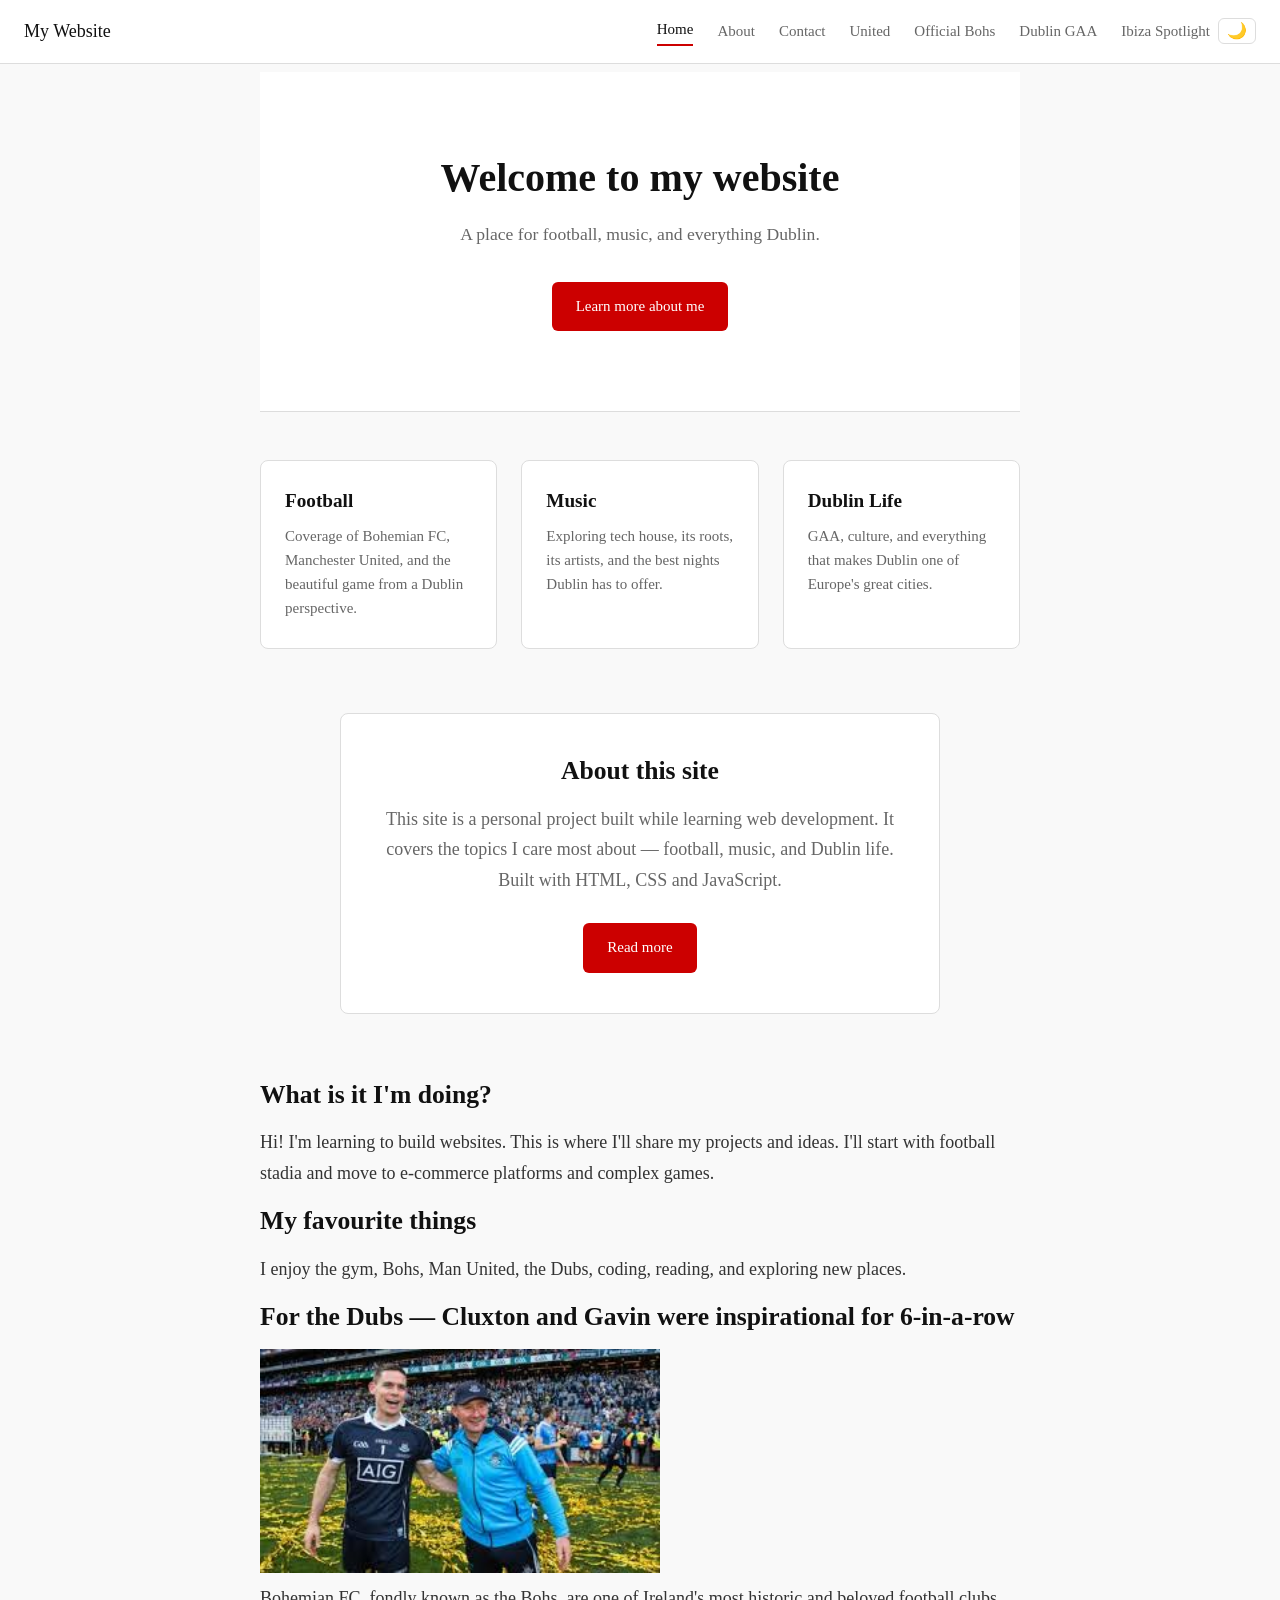
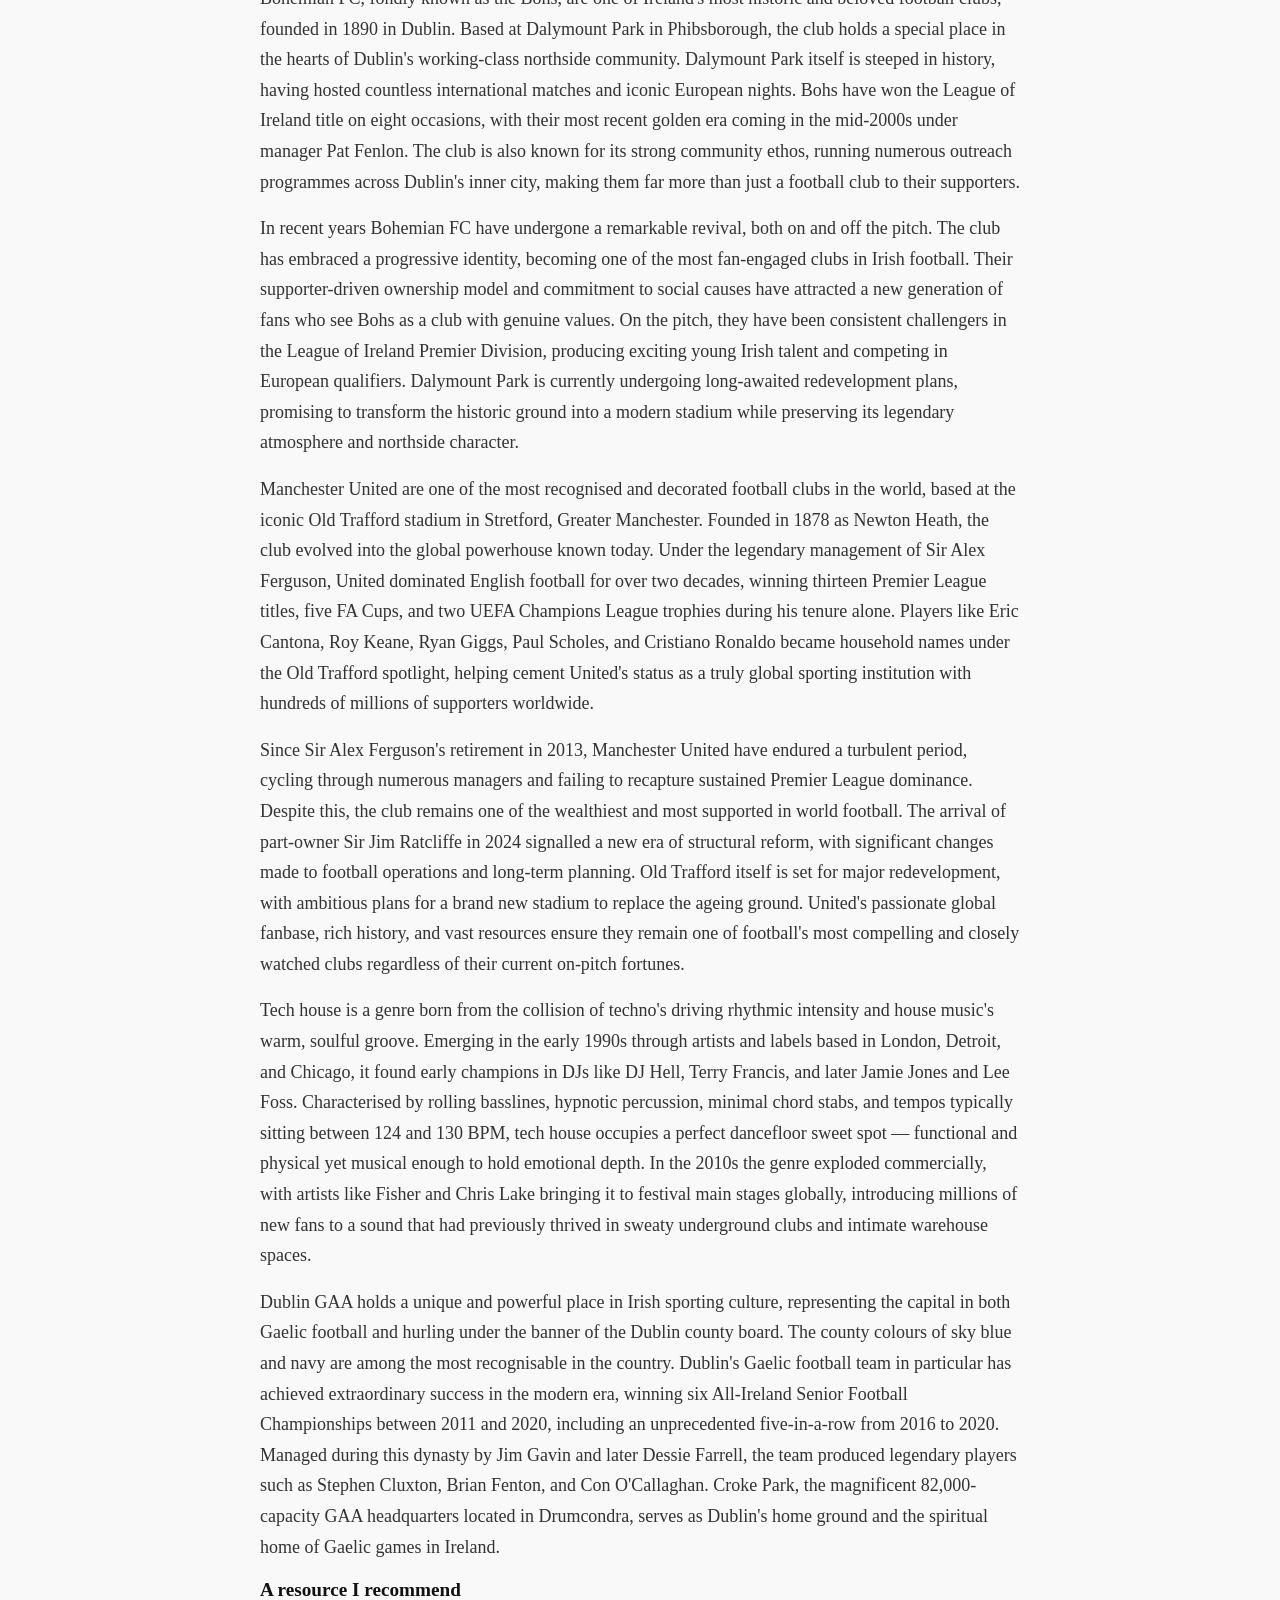
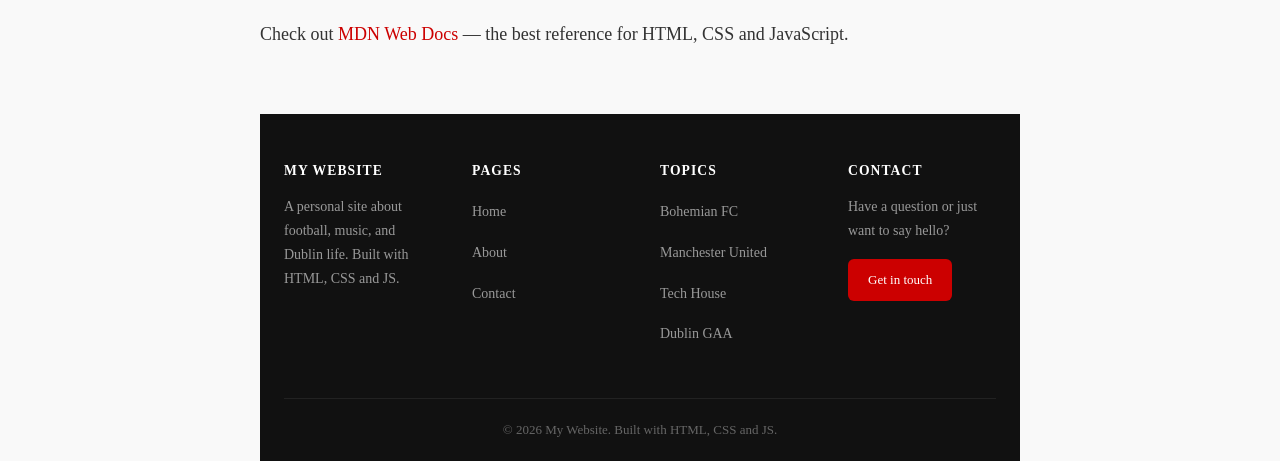
<file: index.html>
<!DOCTYPE html>
<html lang="en">
  <head>
    <meta charset="UTF-8" />
    <meta name="viewport" content="width=device-width, initial-scale=1.0" />
    <title>My Website</title>
    <link rel="stylesheet" href="css/style.css" />
  </head>
  <body>

    <nav>
      <span class="site-name">My Website</span>
      <button class="hamburger" id="hamburger" aria-label="Toggle menu">
        <span></span>
        <span></span>
        <span></span>
      </button>
      <div class="nav-links" id="nav-links">
        <a href="index.html">Home</a>
        <a href="about.html">About</a>
        <a href="contact.html">Contact</a>
        <a href="football.html">United</a>
        <a href="https://bohemians.ie/" target="_blank" rel="noopener">Official Bohs</a>
        <a href="https://www.dublingaa.ie/" target="_blank" rel="noopener">Dublin GAA</a>
        <a href="https://www.ibiza-spotlight.com/night/events/2026" target="_blank" rel="noopener">Ibiza Spotlight</a>
      </div>
      <button class="dark-mode-btn" id="dark-mode-btn" aria-label="Toggle dark mode">🌙</button>
    </nav>

    <section class="hero">
      <h1>Welcome to my website</h1>
      <p class="hero-subtitle">A place for football, music, and everything Dublin.</p>
      <a href="about.html" class="btn">Learn more about me</a>
    </section>

    <section class="features">
      <div class="feature-card">
        <h3>Football</h3>
        <p>Coverage of Bohemian FC, Manchester United, and the beautiful game from a Dublin perspective.</p>
      </div>
      <div class="feature-card">
        <h3>Music</h3>
        <p>Exploring tech house, its roots, its artists, and the best nights Dublin has to offer.</p>
      </div>
      <div class="feature-card">
        <h3>Dublin Life</h3>
        <p>GAA, culture, and everything that makes Dublin one of Europe's great cities.</p>
      </div>
    </section>

    <section class="about-snippet">
      <h2>About this site</h2>
      <p>This site is a personal project built while learning web development. It covers the topics I care most about — football, music, and Dublin life. Built with HTML, CSS and JavaScript.</p>
      <a href="about.html" class="btn">Read more</a>
    </section>

    <section class="content-section">
      <h2>What is it I'm doing?</h2>
      <p>Hi! I'm learning to build websites. This is where I'll share my projects and ideas. I'll start with football stadia and move to e-commerce platforms and complex games.</p>

      <h2>My favourite things</h2>
      <p>I enjoy the gym, Bohs, Man United, the Dubs, coding, reading, and exploring new places.</p>

      <h2>For the Dubs — Cluxton and Gavin were inspirational for 6-in-a-row</h2>
      <img src="images/cluxtongavin.jpg" alt="Cluxton and Gavin celebrating an All-Ireland title" width="400" />

      <p>Bohemian FC, fondly known as the Bohs, are one of Ireland's most historic and beloved football clubs, founded in 1890 in Dublin. Based at Dalymount Park in Phibsborough, the club holds a special place in the hearts of Dublin's working-class northside community. Dalymount Park itself is steeped in history, having hosted countless international matches and iconic European nights. Bohs have won the League of Ireland title on eight occasions, with their most recent golden era coming in the mid-2000s under manager Pat Fenlon. The club is also known for its strong community ethos, running numerous outreach programmes across Dublin's inner city, making them far more than just a football club to their supporters.</p>

      <p>In recent years Bohemian FC have undergone a remarkable revival, both on and off the pitch. The club has embraced a progressive identity, becoming one of the most fan-engaged clubs in Irish football. Their supporter-driven ownership model and commitment to social causes have attracted a new generation of fans who see Bohs as a club with genuine values. On the pitch, they have been consistent challengers in the League of Ireland Premier Division, producing exciting young Irish talent and competing in European qualifiers. Dalymount Park is currently undergoing long-awaited redevelopment plans, promising to transform the historic ground into a modern stadium while preserving its legendary atmosphere and northside character.</p>

      <p>Manchester United are one of the most recognised and decorated football clubs in the world, based at the iconic Old Trafford stadium in Stretford, Greater Manchester. Founded in 1878 as Newton Heath, the club evolved into the global powerhouse known today. Under the legendary management of Sir Alex Ferguson, United dominated English football for over two decades, winning thirteen Premier League titles, five FA Cups, and two UEFA Champions League trophies during his tenure alone. Players like Eric Cantona, Roy Keane, Ryan Giggs, Paul Scholes, and Cristiano Ronaldo became household names under the Old Trafford spotlight, helping cement United's status as a truly global sporting institution with hundreds of millions of supporters worldwide.</p>

      <p>Since Sir Alex Ferguson's retirement in 2013, Manchester United have endured a turbulent period, cycling through numerous managers and failing to recapture sustained Premier League dominance. Despite this, the club remains one of the wealthiest and most supported in world football. The arrival of part-owner Sir Jim Ratcliffe in 2024 signalled a new era of structural reform, with significant changes made to football operations and long-term planning. Old Trafford itself is set for major redevelopment, with ambitious plans for a brand new stadium to replace the ageing ground. United's passionate global fanbase, rich history, and vast resources ensure they remain one of football's most compelling and closely watched clubs regardless of their current on-pitch fortunes.</p>

      <p>Tech house is a genre born from the collision of techno's driving rhythmic intensity and house music's warm, soulful groove. Emerging in the early 1990s through artists and labels based in London, Detroit, and Chicago, it found early champions in DJs like DJ Hell, Terry Francis, and later Jamie Jones and Lee Foss. Characterised by rolling basslines, hypnotic percussion, minimal chord stabs, and tempos typically sitting between 124 and 130 BPM, tech house occupies a perfect dancefloor sweet spot — functional and physical yet musical enough to hold emotional depth. In the 2010s the genre exploded commercially, with artists like Fisher and Chris Lake bringing it to festival main stages globally, introducing millions of new fans to a sound that had previously thrived in sweaty underground clubs and intimate warehouse spaces.</p>

      <p>Dublin GAA holds a unique and powerful place in Irish sporting culture, representing the capital in both Gaelic football and hurling under the banner of the Dublin county board. The county colours of sky blue and navy are among the most recognisable in the country. Dublin's Gaelic football team in particular has achieved extraordinary success in the modern era, winning six All-Ireland Senior Football Championships between 2011 and 2020, including an unprecedented five-in-a-row from 2016 to 2020. Managed during this dynasty by Jim Gavin and later Dessie Farrell, the team produced legendary players such as Stephen Cluxton, Brian Fenton, and Con O'Callaghan. Croke Park, the magnificent 82,000-capacity GAA headquarters located in Drumcondra, serves as Dublin's home ground and the spiritual home of Gaelic games in Ireland.</p>

      <h3>A resource I recommend</h3>
      <p>Check out <a href="https://developer.mozilla.org" target="_blank" rel="noopener">MDN Web Docs</a> — the best reference for HTML, CSS and JavaScript.</p>
    </section>

    <footer>
      <div class="footer-grid">
        <div class="footer-col">
          <h4>My Website</h4>
          <p>A personal site about football, music, and Dublin life. Built with HTML, CSS and JS.</p>
        </div>
        <div class="footer-col">
          <h4>Pages</h4>
          <ul>
            <li><a href="index.html">Home</a></li>
            <li><a href="about.html">About</a></li>
            <li><a href="contact.html">Contact</a></li>
          </ul>
        </div>
        <div class="footer-col">
          <h4>Topics</h4>
          <ul>
            <li><a href="#">Bohemian FC</a></li>
            <li><a href="#">Manchester United</a></li>
            <li><a href="#">Tech House</a></li>
            <li><a href="#">Dublin GAA</a></li>
          </ul>
        </div>
        <div class="footer-col">
          <h4>Contact</h4>
          <p>Have a question or just want to say hello?</p>
          <a href="mailto:you@email.com" class="btn">Get in touch</a>
        </div>
      </div>
      <div class="footer-bottom">
        <p>&copy; 2026 My Website. Built with HTML, CSS and JS.</p>
      </div>
    </footer>

    <script src="js/components.js"></script>
    <script src="js/main.js"></script>

  </body>
</html>
</file>
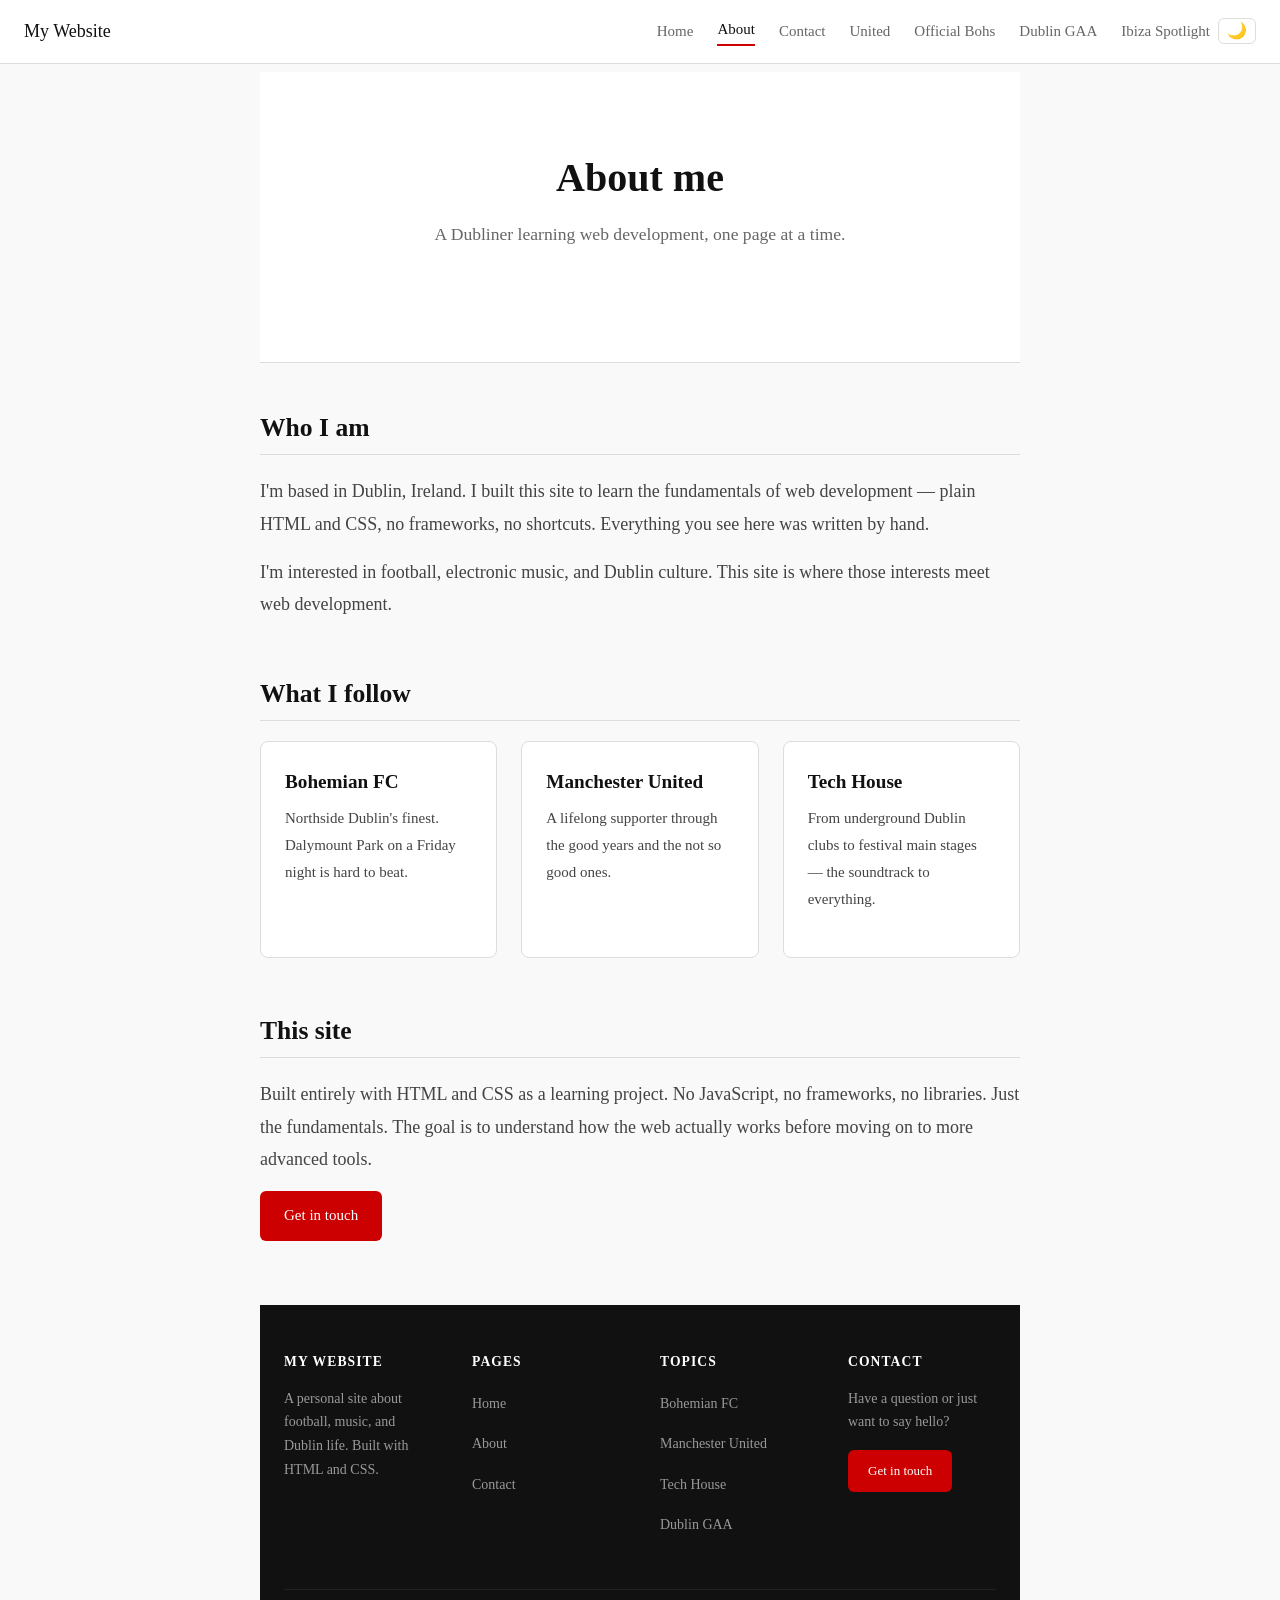
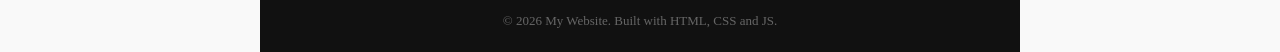
<file: about.html>
<!DOCTYPE html>
<html lang="en">
  <head>
    <meta charset="UTF-8" />
    <meta name="viewport" content="width=device-width, initial-scale=1.0" />
    <title>About — My Website</title>
    <link rel="stylesheet" href="css/style.css" />
  </head>
  <body>

  <nav>
  <span class="site-name">My Website</span>
  <button class="hamburger" id="hamburger" aria-label="Toggle menu">
    <span></span>
    <span></span>
    <span></span>
  </button>
  <div class="nav-links" id="nav-links">
    <a href="index.html">Home</a>
    <a href="about.html">About</a>
    <a href="contact.html">Contact</a>
    <a href="football.html">United</a>
    <a href="https://bohemians.ie/" target="_blank" rel="noopener">Official Bohs</a>
    <a href="https://www.dublingaa.ie/" target="_blank" rel="noopener">Dublin GAA</a>
    <a href="https://www.ibiza-spotlight.com/night/events/2026" target="_blank" rel="noopener">Ibiza Spotlight</a>
  </div>
  <button class="dark-mode-btn" id="dark-mode-btn" aria-label="Toggle dark mode">🌙</button>
</nav>

    <section class="hero">
      <h1>About me</h1>
      <p class="hero-subtitle">A Dubliner learning web development, one page at a time.</p>
    </section>

    <section class="about-full">
      <div class="about-block">
        <h2>Who I am</h2>
        <p>I'm based in Dublin, Ireland. I built this site to learn the fundamentals of web development — plain HTML and CSS, no frameworks, no shortcuts. Everything you see here was written by hand.</p>
        <p>I'm interested in football, electronic music, and Dublin culture. This site is where those interests meet web development.</p>
      </div>

      <div class="about-block">
        <h2>What I follow</h2>
        <div class="features" style="margin-bottom: 0;">
          <div class="feature-card">
            <h3>Bohemian FC</h3>
            <p>Northside Dublin's finest. Dalymount Park on a Friday night is hard to beat.</p>
          </div>
          <div class="feature-card">
            <h3>Manchester United</h3>
            <p>A lifelong supporter through the good years and the not so good ones.</p>
          </div>
          <div class="feature-card">
            <h3>Tech House</h3>
            <p>From underground Dublin clubs to festival main stages — the soundtrack to everything.</p>
          </div>
        </div>
      </div>

      <div class="about-block">
        <h2>This site</h2>
        <p>Built entirely with HTML and CSS as a learning project. No JavaScript, no frameworks, no libraries. Just the fundamentals. The goal is to understand how the web actually works before moving on to more advanced tools.</p>
        <a href="contact.html" class="btn">Get in touch</a>
      </div>
    </section>

  <footer>
  <div class="footer-grid">
    <div class="footer-col">
      <h4>My Website</h4>
      <p>A personal site about football, music, and Dublin life. Built with HTML and CSS.</p>
    </div>
    <div class="footer-col">
      <h4>Pages</h4>
      <ul>
        <li><a href="index.html">Home</a></li>
        <li><a href="about.html">About</a></li>
        <li><a href="contact.html">Contact</a></li>
      </ul>
    </div>
    <div class="footer-col">
      <h4>Topics</h4>
      <ul>
        <li><a href="#">Bohemian FC</a></li>
        <li><a href="#">Manchester United</a></li>
        <li><a href="#">Tech House</a></li>
        <li><a href="#">Dublin GAA</a></li>
      </ul>
    </div>
    <div class="footer-col">
      <h4>Contact</h4>
      <p>Have a question or just want to say hello?</p>
      <a href="mailto:you@email.com" class="btn">Get in touch</a>
    </div>
  </div>
  <div class="footer-bottom">
    <p>&copy; 2026 My Website. Built with HTML, CSS and JS.</p>
  </div>
</footer>

    <script src="js/components.js"></script>
    <script src="js/main.js"></script>
  </body>
</html>
</file>
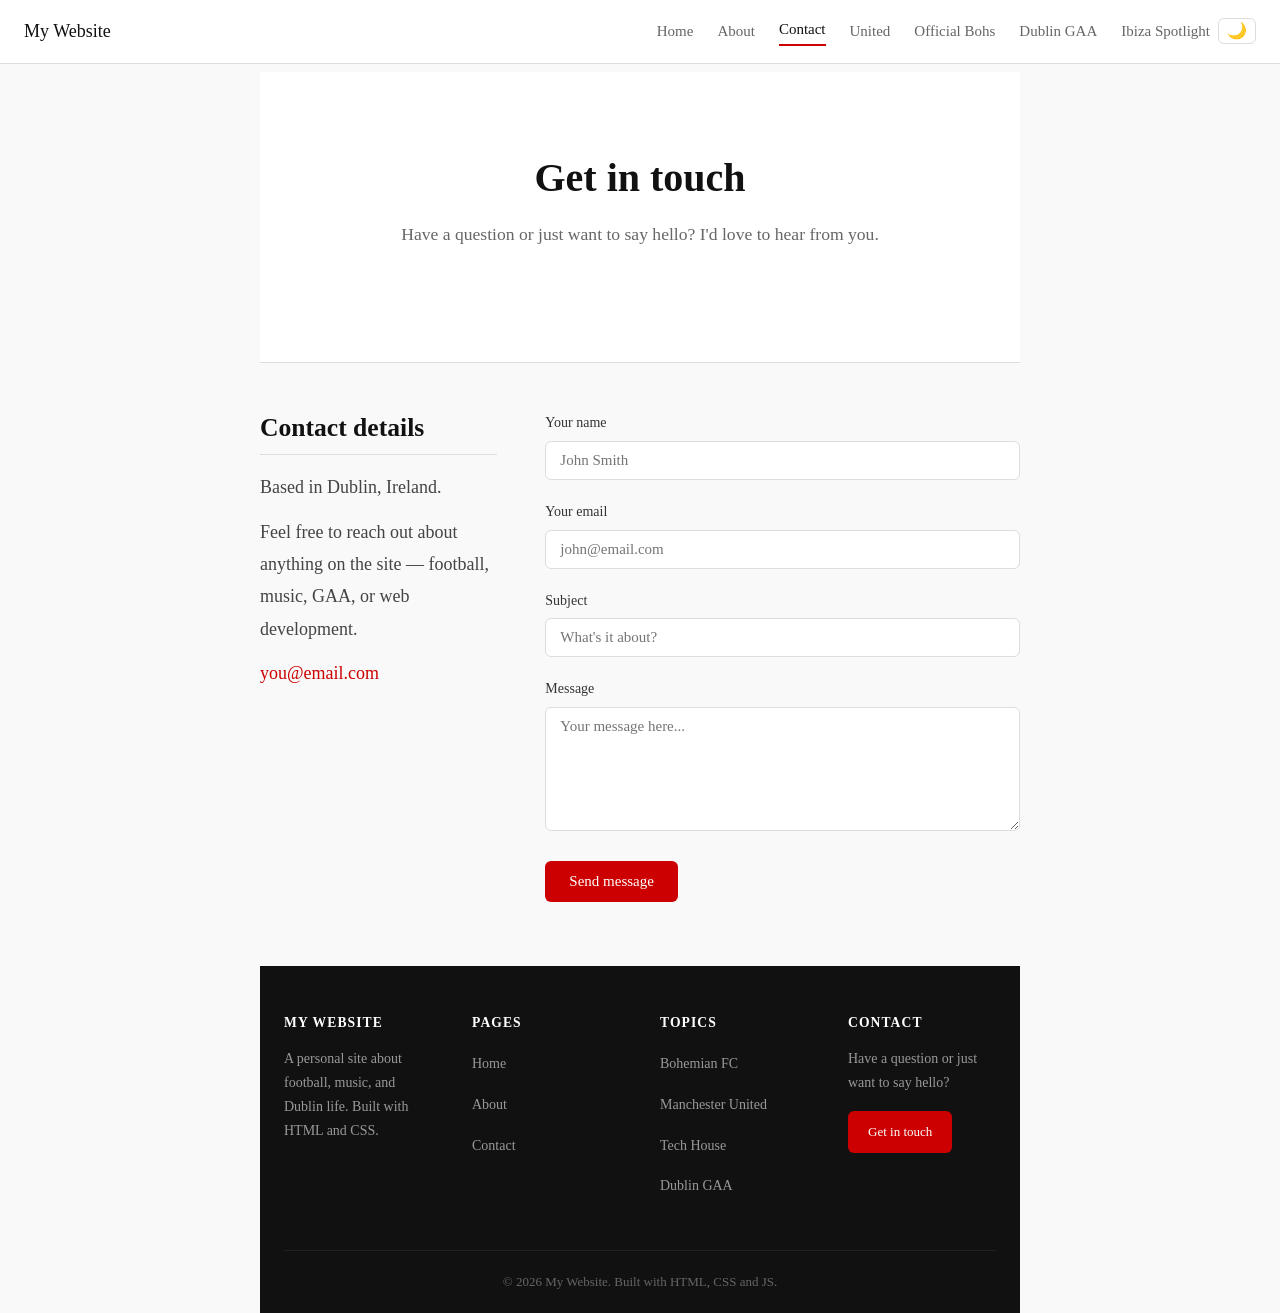
<file: contact.html>
<!DOCTYPE html>
<html lang="en">
  <head>
    <meta charset="UTF-8" />
    <meta name="viewport" content="width=device-width, initial-scale=1.0" />
    <title>Contact — My Website</title>
    <link rel="stylesheet" href="css/style.css" />
  </head>
  <body>

  <nav>
  <span class="site-name">My Website</span>
  <button class="hamburger" id="hamburger" aria-label="Toggle menu">
    <span></span>
    <span></span>
    <span></span>
  </button>
  <div class="nav-links" id="nav-links">
    <a href="index.html">Home</a>
    <a href="about.html">About</a>
    <a href="contact.html">Contact</a>
    <a href="football.html">United</a>
    <a href="https://bohemians.ie/" target="_blank" rel="noopener">Official Bohs</a>
    <a href="https://www.dublingaa.ie/" target="_blank" rel="noopener">Dublin GAA</a>
    <a href="https://www.ibiza-spotlight.com/night/events/2026" target="_blank" rel="noopener">Ibiza Spotlight</a>
  </div>
  <button class="dark-mode-btn" id="dark-mode-btn" aria-label="Toggle dark mode">🌙</button>
</nav>

    <section class="hero">
      <h1>Get in touch</h1>
      <p class="hero-subtitle">Have a question or just want to say hello? I'd love to hear from you.</p>
    </section>

    <section class="contact-wrapper">

  <div class="contact-details">
    <h2>Contact details</h2>
    <p>Based in Dublin, Ireland.</p>
    <p>Feel free to reach out about anything on the site — football, music, GAA, or web development.</p>
    <p>
      <a href="mailto:you@email.com">you@email.com</a>
    </p>
  </div>

  <form class="contact-form">
    <div class="form-group">
      <label for="name">Your name</label>
      <input type="text" id="name" name="name" placeholder="John Smith" />
    </div>

    <div class="form-group">
      <label for="email">Your email</label>
      <input type="email" id="email" name="email" placeholder="john@email.com" />
    </div>

    <div class="form-group">
      <label for="subject">Subject</label>
      <input type="text" id="subject" name="subject" placeholder="What's it about?" />
    </div>

    <div class="form-group">
      <label for="message">Message</label>
      <textarea id="message" name="message" rows="6" placeholder="Your message here..."></textarea>
    </div>

    <button type="submit" class="btn">Send message</button>
  </form>

</section>

  <footer>
  <div class="footer-grid">
    <div class="footer-col">
      <h4>My Website</h4>
      <p>A personal site about football, music, and Dublin life. Built with HTML and CSS.</p>
    </div>
    <div class="footer-col">
      <h4>Pages</h4>
      <ul>
        <li><a href="index.html">Home</a></li>
        <li><a href="about.html">About</a></li>
        <li><a href="contact.html">Contact</a></li>
      </ul>
    </div>
    <div class="footer-col">
      <h4>Topics</h4>
      <ul>
        <li><a href="#">Bohemian FC</a></li>
        <li><a href="#">Manchester United</a></li>
        <li><a href="#">Tech House</a></li>
        <li><a href="#">Dublin GAA</a></li>
      </ul>
    </div>
    <div class="footer-col">
      <h4>Contact</h4>
      <p>Have a question or just want to say hello?</p>
      <a href="mailto:you@email.com" class="btn">Get in touch</a>
    </div>
  </div>
  <div class="footer-bottom">
    <p>&copy; 2026 My Website. Built with HTML, CSS and JS.</p>
  </div>
</footer>

    <script src="js/components.js"></script>
    <script src="js/main.js"></script>
  </body>
</html>
</file>
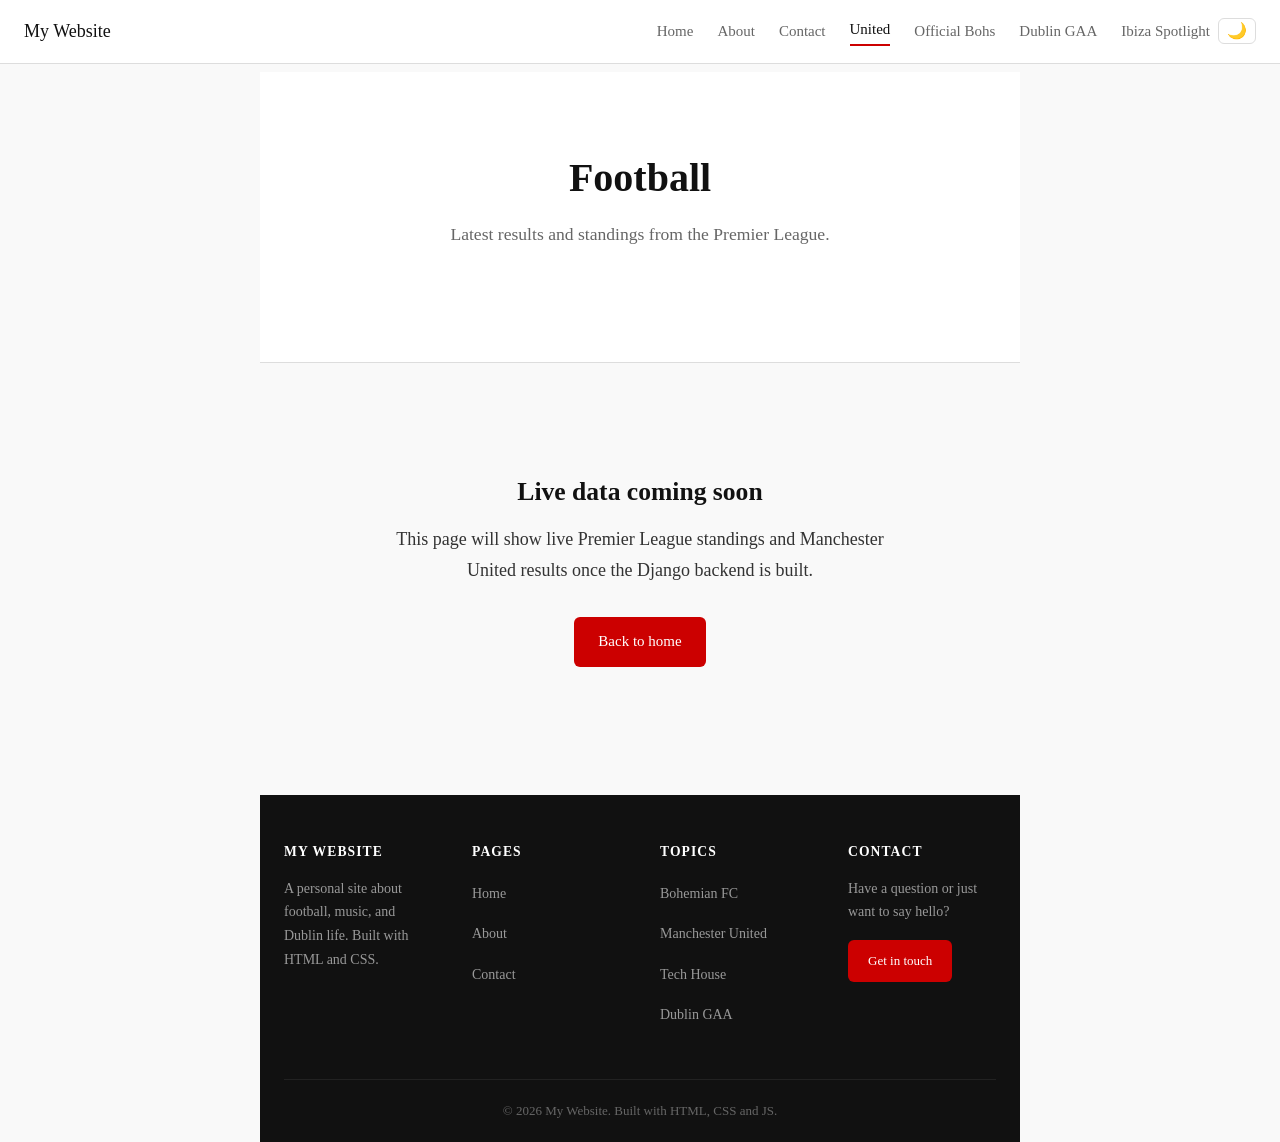
<file: football.html>
<!DOCTYPE html>
<html lang="en">
  <head>
    <meta charset="UTF-8" />
    <meta name="viewport" content="width=device-width, initial-scale=1.0" />
    <title>Football — My Website</title>
    <link rel="stylesheet" href="css/style.css" />
  </head>
  <body>

  <nav>
  <span class="site-name">My Website</span>
  <button class="hamburger" id="hamburger" aria-label="Toggle menu">
    <span></span>
    <span></span>
    <span></span>
  </button>
  <div class="nav-links" id="nav-links">
    <a href="index.html">Home</a>
    <a href="about.html">About</a>
    <a href="contact.html">Contact</a>
    <a href="football.html">United</a>
    <a href="https://bohemians.ie/" target="_blank" rel="noopener">Official Bohs</a>
    <a href="https://www.dublingaa.ie/" target="_blank" rel="noopener">Dublin GAA</a>
    <a href="https://www.ibiza-spotlight.com/night/events/2026" target="_blank" rel="noopener">Ibiza Spotlight</a>
  </div>
  <button class="dark-mode-btn" id="dark-mode-btn" aria-label="Toggle dark mode">🌙</button>
</nav>

    <section class="hero">
      <h1>Football</h1>
      <p class="hero-subtitle">Latest results and standings from the Premier League.</p>
    </section>

    <section class="football-section">
  <!-- comment out
      <div class="football-grid">

        <div class="football-col">
          <h2>Man United — Last 5 results</h2>
          <div id="man-utd-results">
            <p class="loading">Loading...</p>
          </div>
        </div>

        <div class="football-col">
          <h2>Premier League table</h2>
          <div id="pl-table">
            <p class="loading">Loading...</p>
          </div>
        </div>

      </div> -->
      <div class="coming-soon">
    <h2>Live data coming soon</h2>
    <p>This page will show live Premier League standings and Manchester United results once the Django backend is built.</p>
    <a href="index.html" class="btn">Back to home</a>
  </div>

    </section>

  <footer>
  <div class="footer-grid">
    <div class="footer-col">
      <h4>My Website</h4>
      <p>A personal site about football, music, and Dublin life. Built with HTML and CSS.</p>
    </div>
    <div class="footer-col">
      <h4>Pages</h4>
      <ul>
        <li><a href="index.html">Home</a></li>
        <li><a href="about.html">About</a></li>
        <li><a href="contact.html">Contact</a></li>
      </ul>
    </div>
    <div class="footer-col">
      <h4>Topics</h4>
      <ul>
        <li><a href="#">Bohemian FC</a></li>
        <li><a href="#">Manchester United</a></li>
        <li><a href="#">Tech House</a></li>
        <li><a href="#">Dublin GAA</a></li>
      </ul>
    </div>
    <div class="footer-col">
      <h4>Contact</h4>
      <p>Have a question or just want to say hello?</p>
      <a href="mailto:you@email.com" class="btn">Get in touch</a>
    </div>
  </div>
  <div class="footer-bottom">
    <p>&copy; 2026 My Website. Built with HTML, CSS and JS.</p>
  </div>
  </footer>

    <script src="js/components.js"></script>
    <script src="js/main.js"></script>
    <!-- comment out <script src="js/football.js"></script> 

  </body>
</html>
</file>
<file: css/style.css>
/* ================================
   RESET & BASE
================================ */
* {
  box-sizing: border-box;
  margin: 0;
  padding: 0;
}

img {
  max-width: 100%;
  height: auto;
}

/* ================================
   TYPOGRAPHY SCALE
================================ */
:root {
  --font-main: Georgia, serif;
  --font-size-base: 18px;
  --line-height-base: 1.7;
  --color-text: #333333;
  --color-heading: #111111;
  --color-muted: #666666;
  --color-border: #dddddd;
  --color-accent: #cc0000;
  --color-bg: #f9f9f9;
  --color-white: #ffffff;
  --spacing-sm: 16px;
  --spacing-md: 32px;
  --spacing-lg: 64px;
}

[data-theme="dark"] {
  --color-text: #e0e0e0;
  --color-heading: #ffffff;
  --color-muted: #aaaaaa;
  --color-border: #333333;
  --color-accent: #4d9fff;
  --color-bg: #121212;
  --color-white: #1e1e1e;
}

[data-theme="dark"] body {
  background-color: var(--color-bg);
}

[data-theme="dark"] nav {
  background-color: var(--color-white);
  border-bottom-color: var(--color-border);
}

[data-theme="dark"] footer {
  background-color: #0a0a0a;
}

[data-theme="dark"] .feature-card {
  background-color: var(--color-white);
  border-color: var(--color-border);
}

[data-theme="dark"] .hero {
  background-color: var(--color-white);
  border-bottom-color: var(--color-border);
}

[data-theme="dark"] .form-group input,
[data-theme="dark"] .form-group textarea {
  background-color: #2a2a2a;
  color: var(--color-text);
  border-color: var(--color-border);
}

[data-theme="dark"] .about-snippet {
  background-color: var(--color-white);
  border-color: var(--color-border);
}

[data-theme="dark"] .highlight-row td {
  background-color: #1a2a3a;
}

.dark-mode-btn {
  background: none;
  border: 0.5px solid var(--color-border);
  border-radius: 6px;
  padding: 4px 8px;
  cursor: pointer;
  font-size: 16px;
  line-height: 1;
  transition: border-color 0.15s;
  margin-left: 8px;
}

.dark-mode-btn:hover {
  border-color: var(--color-accent);
}

body {
  font-family: var(--font-main);
  font-size: var(--font-size-base);
  line-height: var(--line-height-base);
  color: var(--color-text);
  background-color: var(--color-bg);
  max-width: 800px;
  margin: 0 auto;
  padding: 0 20px;
  padding-top: 72px;
}

h1, h2, h3, h4 {
  color: var(--color-heading);
  line-height: 1.3;
  margin-bottom: 16px;
}

h1 { font-size: 2.5rem; }
h2 { font-size: 1.6rem; }
h3 { font-size: 1.2rem; }
h4 { font-size: 0.85rem; text-transform: uppercase; letter-spacing: 0.08em; }

p {
  margin-bottom: 16px;
  color: var(--color-text);
}

a {
  color: var(--color-accent);
  text-decoration: none;
}

a:hover {
  text-decoration: underline;
}

/* ================================
   NAV
================================ */
nav {
  display: flex;
  align-items: center;
  justify-content: space-between;
  background-color: var(--color-white);
  border-bottom: 1px solid var(--color-border);
  padding: 16px 24px;
  position: fixed;
  top: 0;
  left: 0;
  right: 0;
  z-index: 100;
}

.nav-links {
  display: flex;
  align-items: center;
  gap: 24px;
}

.nav-links a {
  color: var(--color-muted);
  font-size: 15px;
  transition: color 0.15s;
}

.nav-links a:hover {
  color: var(--color-heading);
  text-decoration: none;
}

.nav-links a.nav-active {
  color: var(--color-heading);
  font-weight: 500;
  border-bottom: 2px solid var(--color-accent);
  padding-bottom: 2px;
}

.hamburger {
  display: none;
  flex-direction: column;
  justify-content: space-between;
  width: 24px;
  height: 18px;
  background: none;
  border: none;
  cursor: pointer;
  padding: 0;
}

.hamburger span {
  display: block;
  width: 100%;
  height: 2px;
  background-color: var(--color-heading);
  border-radius: 2px;
  transition: transform 0.2s, opacity 0.2s;
}

/* Animated X when open */
.hamburger.open span:nth-child(1) {
  transform: translateY(8px) rotate(45deg);
}

.hamburger.open span:nth-child(2) {
  opacity: 0;
}

.hamburger.open span:nth-child(3) {
  transform: translateY(-8px) rotate(-45deg);
}

.site-name {
  font-weight: 500;
  color: var(--color-heading);
  margin-right: auto;
  text-decoration: none;
}

nav a {
  color: var(--color-muted);
  font-size: 15px;
  transition: color 0.15s;
}

nav a:hover {
  color: var(--color-heading);
  text-decoration: none;
}

/* ================================
   BUTTONS
================================ */
.btn {
  display: inline-block;
  background-color: var(--color-accent);
  color: var(--color-white);
  padding: 12px 24px;
  border-radius: 6px;
  font-size: 15px;
  font-family: var(--font-main);
  border: none;
  cursor: pointer;
  transition: background-color 0.15s;
}

.btn:hover {
  background-color: #004499;
  color: var(--color-white);
  text-decoration: none;
}

/* ================================
   HERO
================================ */
.hero {
  text-align: center;
  padding: 80px 20px;
  background-color: var(--color-white);
  border-bottom: 1px solid var(--color-border);
  margin-bottom: 48px;
}

.hero h1 {
  margin-bottom: 16px;
}

.hero-subtitle {
  font-size: 1.1rem;
  color: var(--color-muted);
  margin-bottom: 32px;
  max-width: 500px;
  margin-left: auto;
  margin-right: auto;
}

/* ================================
   FEATURE CARDS
================================ */
.features {
  display: flex;
  gap: 24px;
  margin-bottom: var(--spacing-lg);
}

.feature-card {
  flex: 1;
  background-color: var(--color-white);
  border: 1px solid var(--color-border);
  border-radius: 8px;
  padding: 28px 24px;
  transition: border-color 0.15s;
}

.feature-card:hover {
  border-color: var(--color-accent);
}

.feature-card h3 {
  margin-bottom: 10px;
}

.feature-card p {
  font-size: 15px;
  color: var(--color-muted);
  line-height: 1.6;
  margin: 0;
}

/* ================================
   ABOUT SNIPPET
================================ */
.about-snippet {
  background-color: var(--color-white);
  border: 1px solid var(--color-border);
  border-radius: 8px;
  padding: 40px;
  margin-bottom: var(--spacing-lg);
  text-align: center;
  max-width: 600px;
  margin-left: auto;
  margin-right: auto;
}

.about-snippet p {
  color: var(--color-muted);
  margin-bottom: 28px;
}

/* ================================
   ABOUT PAGE
================================ */
.about-full {
  max-width: 800px;
  margin: 0 auto;
}

.about-block {
  margin-bottom: 56px;
}

.about-block h2 {
  padding-bottom: 10px;
  border-bottom: 1px solid var(--color-border);
  margin-bottom: 20px;
}

.about-block p {
  color: #444444;
  line-height: 1.8;
  margin-bottom: 16px;
}

/* ================================
   CONTACT PAGE
================================ */
.contact-wrapper {
  display: flex;
  gap: 48px;
  margin-bottom: var(--spacing-lg);
  align-items: flex-start;
}

.contact-details {
  flex: 1;
}

.contact-details h2 {
  padding-bottom: 10px;
  border-bottom: 1px solid var(--color-border);
  margin-bottom: 16px;
}

.contact-details p {
  color: #444444;
  line-height: 1.8;
  margin-bottom: 12px;
}

.contact-form {
  flex: 2;
}

.form-group {
  margin-bottom: 20px;
}

.form-group label {
  display: block;
  font-size: 14px;
  font-weight: 500;
  color: var(--color-text);
  margin-bottom: 6px;
}

.form-group input,
.form-group textarea {
  width: 100%;
  padding: 10px 14px;
  font-size: 15px;
  font-family: var(--font-main);
  color: var(--color-text);
  background-color: var(--color-white);
  border: 1px solid var(--color-border);
  border-radius: 6px;
  outline: none;
  transition: border-color 0.15s;
}

.form-group input:focus,
.form-group textarea:focus {
  border-color: var(--color-accent);
}

.form-group textarea {
  resize: vertical;
}

/* ================================
   FOOTER
================================ */
footer {
  background-color: #111111;
  color: #cccccc;
  padding: 48px 24px 0;
  margin-top: var(--spacing-lg);
}

.footer-grid {
  display: flex;
  gap: 40px;
  max-width: 800px;
  margin: 0 auto;
  padding-bottom: 40px;
}

.footer-col {
  flex: 1;
}

.footer-col h4 {
  color: var(--color-white);
  margin-bottom: 16px;
}

.footer-col p {
  font-size: 14px;
  line-height: 1.7;
  color: #999999;
  margin-bottom: 16px;
}

.footer-col ul {
  list-style: none;
  padding: 0;
  margin: 0;
}

.footer-col ul li {
  margin-bottom: 10px;
}

.footer-col ul li a {
  color: #999999;
  font-size: 14px;
  transition: color 0.15s;
}

.footer-col ul li a:hover {
  color: var(--color-white);
  text-decoration: none;
}

.footer-col .btn {
  font-size: 13px;
  padding: 10px 20px;
}

.footer-bottom {
  border-top: 1px solid #222222;
  padding: 20px 0;
  text-align: center;
  max-width: 800px;
  margin: 0 auto;
}

.footer-bottom p {
  font-size: 13px;
  color: #666666;
  margin: 0;
}

/* ================================
   RESPONSIVE
================================ */
@media (max-width: 768px) {

  body {
    padding-top: 60px;
    font-size: 16px;
  }

  h1 { font-size: 1.8rem; }
  h2 { font-size: 1.4rem; }

  .hero {
    padding: 48px 16px;
  }

  .features,
  .contact-info,
  .contact-wrapper,
  .footer-grid {
    flex-direction: column;
  }

  .site-name {
    width: auto;
  }

  /* Hamburger appears on mobile */
  .hamburger {
    display: flex;
  }

  /* Nav links hidden by default on mobile */
  .nav-links {
    display: none;
    position: absolute;
    top: 100%;
    left: 0;
    right: 0;
    flex-direction: column;
    align-items: flex-start;
    background-color: var(--color-white);
    border-bottom: 1px solid var(--color-border);
    padding: 16px 24px;
    gap: 16px;
  }

  /* Nav links visible when open */
  .nav-links.open {
    display: flex;
  }

}

/* ================================
   FORM VALIDATION
================================ */
.input-error {
  border-color: #cc3300 !important;
}

.error-message {
  font-size: 13px;
  color: #cc3300;
  margin: 6px 0 0;
}

.form-success {
  background-color: #E1F5EE;
  border: 1px solid #1D9E75;
  border-radius: 8px;
  padding: 32px;
  text-align: center;
}

.form-success h3 {
  color: #0F6E56;
  margin-bottom: 8px;
}

.form-success p {
  color: #1D9E75;
  margin: 0;
}

/* ================================
   FOOTBALL PAGE
================================ */
.football-section {
  margin-bottom: var(--spacing-lg);
}

.football-grid {
  display: flex;
  gap: 40px;
  align-items: flex-start;
}

.football-col {
  flex: 1;
}

.football-col h2 {
  font-size: 1.2rem;
  padding-bottom: 10px;
  border-bottom: 1px solid var(--color-border);
  margin-bottom: 16px;
}

.match-row {
  display: flex;
  align-items: center;
  gap: 12px;
  padding: 10px 0;
  border-bottom: 1px solid var(--color-border);
  font-size: 14px;
}

.match-date {
  color: var(--color-muted);
  min-width: 48px;
  font-size: 13px;
}

.match-teams {
  flex: 1;
  color: var(--color-text);
}

.match-result {
  font-size: 12px;
  font-weight: 500;
  padding: 2px 8px;
  border-radius: 4px;
  min-width: 24px;
  text-align: center;
}

.result-w { background: #E1F5EE; color: #0F6E56; }
.result-d { background: #FFF8E1; color: #8a6d00; }
.result-l { background: #FDECEA; color: #9b1c1c; }

.pl-table {
  width: 100%;
  border-collapse: collapse;
  font-size: 13px;
}

.pl-table th {
  text-align: left;
  padding: 8px 6px;
  border-bottom: 2px solid var(--color-border);
  color: var(--color-muted);
  font-size: 11px;
  text-transform: uppercase;
  letter-spacing: 0.06em;
}

.pl-table td {
  padding: 8px 6px;
  border-bottom: 1px solid var(--color-border);
  color: var(--color-text);
}

.highlight-row td {
  background-color: #E6F1FB;
  font-weight: 500;
}

.loading {
  color: var(--color-muted);
  font-size: 14px;
  font-style: italic;
}

@media (max-width: 768px) {
  .football-grid {
    flex-direction: column;
  }
}

.coming-soon {
  text-align: center;
  padding: 64px 20px;
  color: var(--color-muted);
}

.coming-soon h2 {
  margin-bottom: 16px;
}

.coming-soon p {
  margin-bottom: 32px;
  max-width: 500px;
  margin-left: auto;
  margin-right: auto;
}
</file>
